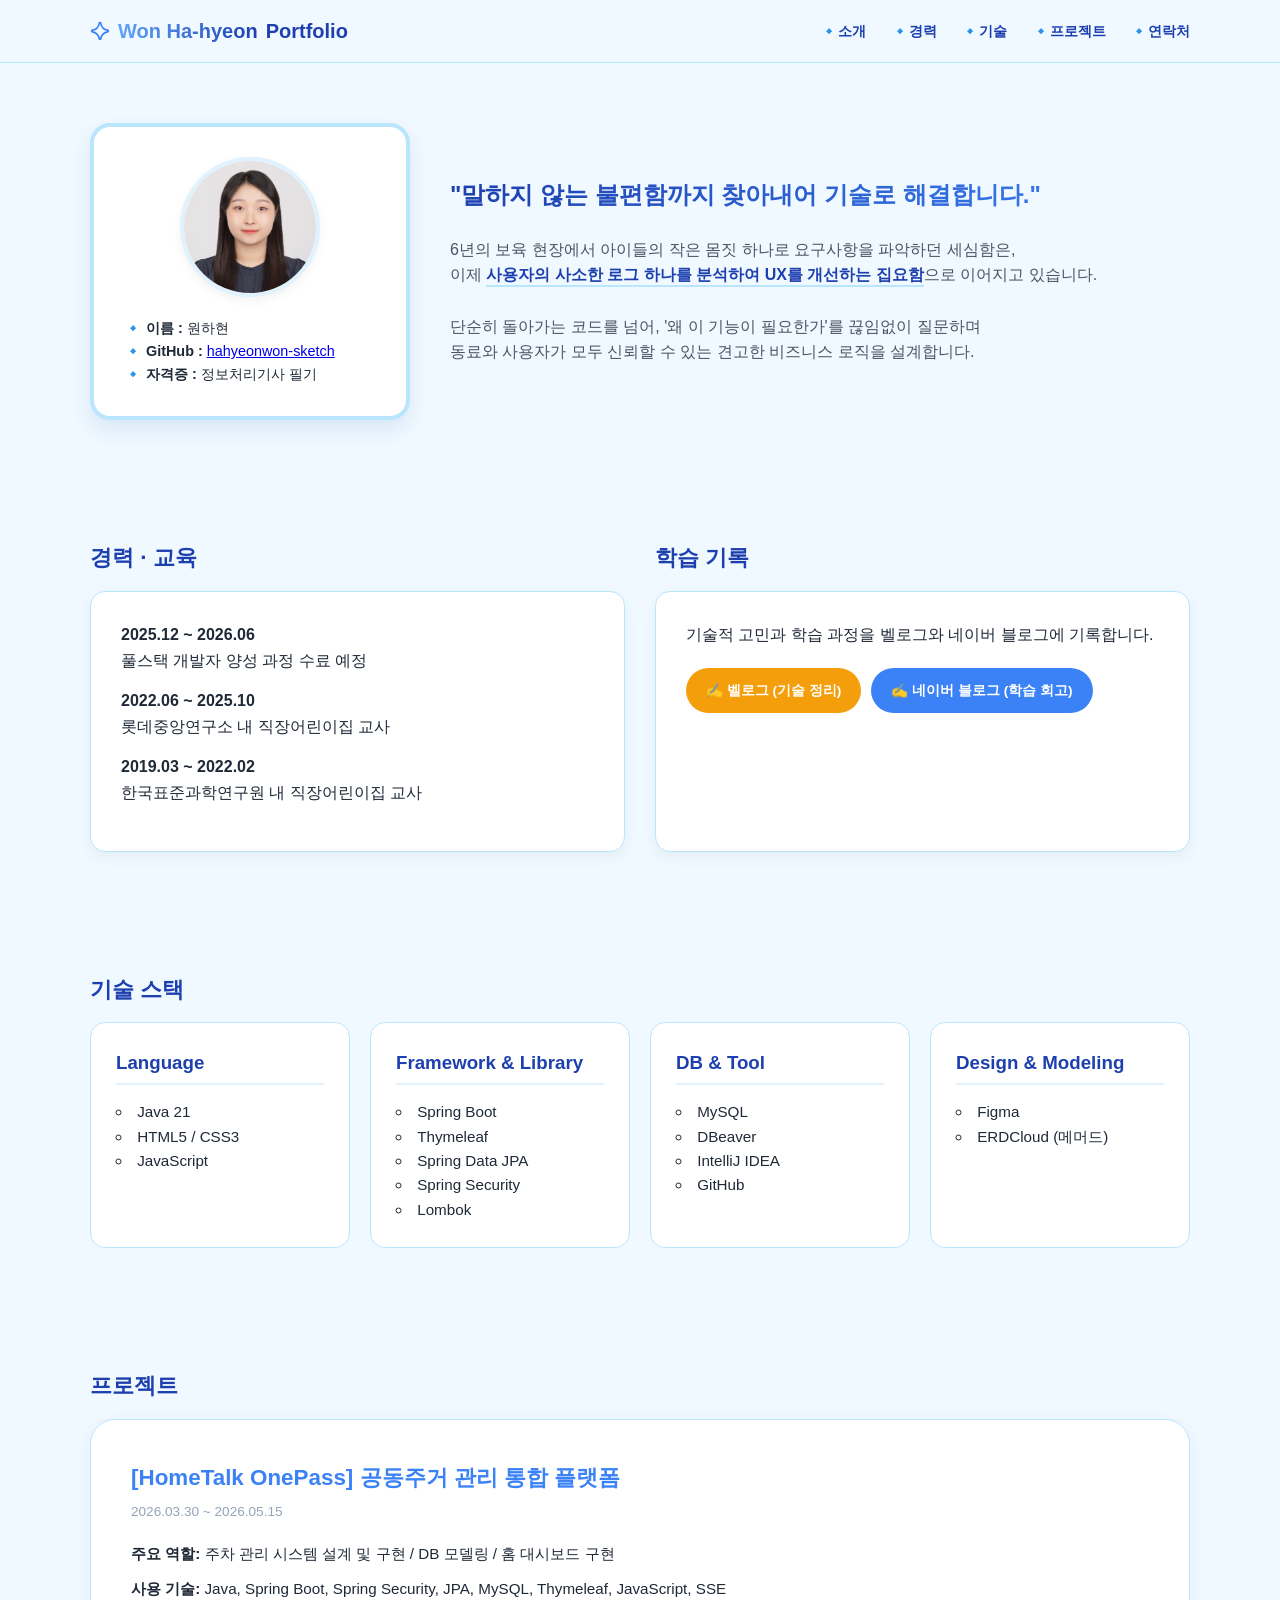
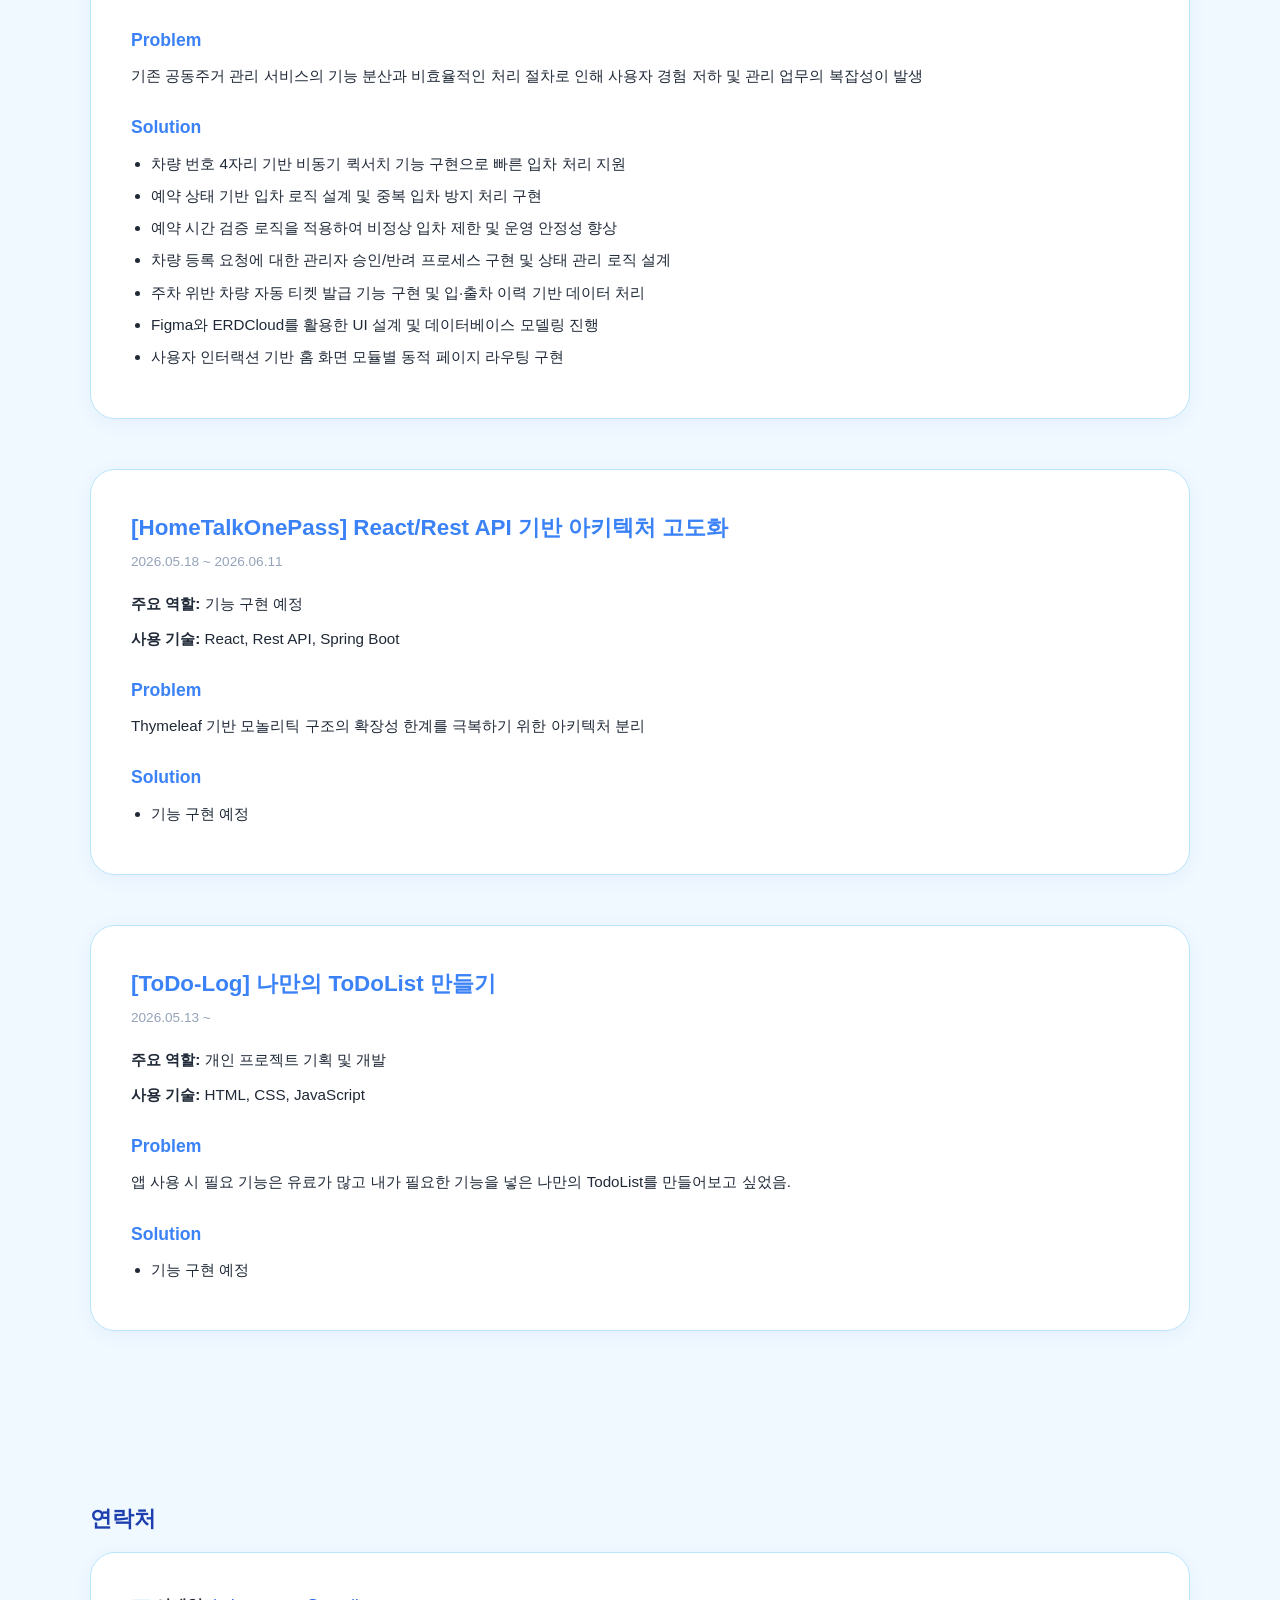
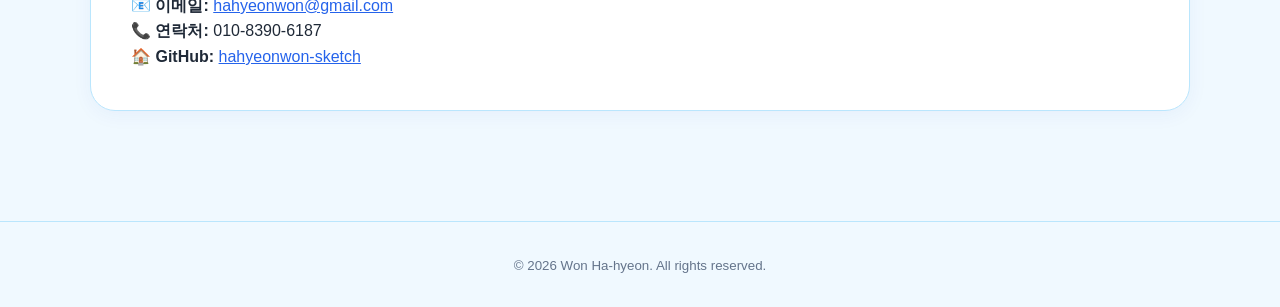
<file: index.html>
<!DOCTYPE html>
<html lang="ko">
<head>
  <meta charset="UTF-8" />
  <meta name="viewport" content="width=device-width, initial-scale=1.0" />
  <title>원하현의 포트폴리오입니다.</title>
  <link rel="stylesheet" href="profile.css" />
</head>
<body>

<header class="site-header">
  <div class="container header-content">
    <h1 class="logo">
      <span class="logo-icon">
        <svg xmlns="http://www.w3.org/2000/svg" width="20" height="20" viewBox="0 0 24 24" fill="none" stroke="currentColor" stroke-width="2" stroke-linecap="round" stroke-linejoin="round" class="lucide-astroid">
          <path d="M12.983 21.186a1 1 0 0 1-1.966 0 10 10 0 0 0-8.203-8.203 1 1 0 0 1 0-1.966 10 10 0 0 0 8.203-8.203 1 1 0 0 1 1.966 0 10 10 0 0 0 8.203 8.203 1 1 0 0 1 0 1.966 10 10 0 0 0-8.203 8.203"/>
        </svg>
      </span>
      <span class="name-gradient">Won Ha-hyeon</span> Portfolio
    </h1>
    <nav class="nav">
      <a href="#about">🔹소개</a>
      <a href="#career">🔹경력</a>
      <a href="#skills">🔹기술</a>
      <a href="#projects">🔹프로젝트</a>
      <a href="#contact">🔹연락처</a>
    </nav>
  </div>
</header>

<main>
  <!-- 소개 -->
  <section id="about" class="section hero">
    <div class="container hero-grid">
      <div class="profile-card">
        <div class="avatar">
          <img src="hahyeon.jpeg" alt="프로필 사진" />
        </div>
        <ul>
          <li><strong>🔹 이름 :</strong> 원하현</li>
          <li><strong>🔹 GitHub :</strong> <a href="https://github.com/hahyeonwon-sketch" target="_blank">hahyeonwon-sketch</a></li>
          <li><strong>🔹 자격증 :</strong> 정보처리기사 필기</li>
        </ul>
      </div>
      <div class="hero-text">
        <h2>"말하지 않는 불편함까지 찾아내어 기술로 해결합니다."</h2>
        <p>
          6년의 보육 현장에서 아이들의 작은 몸짓 하나로 요구사항을 파악하던 세심함은,<br>
          이제 <strong>사용자의 사소한 로그 하나를 분석하여 UX를 개선하는 집요함</strong>으로 이어지고 있습니다.<br><br>
        </p>
        <p>
          단순히 돌아가는 코드를 넘어, '왜 이 기능이 필요한가'를 끊임없이 질문하며<br>
          동료와 사용자가 모두 신뢰할 수 있는 견고한 비즈니스 로직을 설계합니다.
        </p>
      </div>
    </div>
  </section>

  <!-- 경력 + 학습 기록 -->
  <section id="career" class="section career-blog-wrapper">
    <div class="container career-blog-grid">
      <div class="column">
        <h2 class="box-title">경력 · 교육</h2>
        <div class="career-box">
          <ul>
            <li><strong>2025.12 ~ 2026.06</strong><br />풀스택 개발자 양성 과정 수료 예정</li>
            <li><strong>2022.06 ~ 2025.10</strong><br />롯데중앙연구소 내 직장어린이집 교사</li>
            <li><strong>2019.03 ~ 2022.02</strong><br />한국표준과학연구원 내 직장어린이집 교사</li>
          </ul>
        </div>
      </div>

      <div class="column">
        <h2 class="box-title">학습 기록</h2>
        <div class="blog-box">
          <p>기술적 고민과 학습 과정을 벨로그와 네이버 블로그에 기록합니다.</p>
          <div class="btn-group">
            <a class="btn orange-btn" href="https://velog.io/@hahyeonwon" target="_blank">✍ 벨로그 (기술 정리)</a>
            <a class="btn blue-btn" href="https://blog.naver.com/hahyeonwon" target="_blank">✍ 네이버 블로그 (학습 회고)</a>
          </div>
        </div>
      </div>
    </div>
  </section>

  <!-- 기술 스택 -->
  <section id="skills" class="section">
    <div class="container">
      <h2 class="box-title">기술 스택</h2>
      <div class="skills-grid"></div>
    </div>
  </section>

  <!-- 프로젝트 -->
  <section id="projects" class="section">
    <div class="container">
      <h2 class="box-title">프로젝트</h2>

      <!-- 프로젝트 1 -->
      <div class="project-card">
        <h3>[HomeTalk OnePass] 공동주거 관리 통합 플랫폼</h3>
        <p class="project-date">2026.03.30 ~ 2026.05.15</p>
        <div class="project-info">
          <p><strong>주요 역할:</strong> 주차 관리 시스템 설계 및 구현 / DB 모델링 / 홈 대시보드 구현</p>
          <p><strong>사용 기술:</strong> Java, Spring Boot, Spring Security, JPA, MySQL, Thymeleaf, JavaScript, SSE</p>
          <h4 class="sub-title">Problem</h4>
          <p>기존 공동주거 관리 서비스의 기능 분산과 비효율적인 처리 절차로 인해 사용자 경험 저하 및 관리 업무의 복잡성이 발생</p>
          <h4 class="sub-title">Solution</h4>
          <ul>
            <li>차량 번호 4자리 기반 비동기 퀵서치 기능 구현으로 빠른 입차 처리 지원</li>
            <li>예약 상태 기반 입차 로직 설계 및 중복 입차 방지 처리 구현</li>
            <li>예약 시간 검증 로직을 적용하여 비정상 입차 제한 및 운영 안정성 향상</li>
            <li>차량 등록 요청에 대한 관리자 승인/반려 프로세스 구현 및 상태 관리 로직 설계</li>
            <li>주차 위반 차량 자동 티켓 발급 기능 구현 및 입·출차 이력 기반 데이터 처리</li>
            <li>Figma와 ERDCloud를 활용한 UI 설계 및 데이터베이스 모델링 진행</li>
            <li>사용자 인터랙션 기반 홈 화면 모듈별 동적 페이지 라우팅 구현</li>
          </ul>
        </div>
      </div>

      <!-- 프로젝트 2 -->
      <div class="project-card">
        <h3>[HomeTalkOnePass] React/Rest API 기반 아키텍처 고도화</h3>
        <p class="project-date">2026.05.18 ~ 2026.06.11</p>
        <div class="project-info">
          <p><strong>주요 역할:</strong> 기능 구현 예정</p>
          <p><strong>사용 기술:</strong> React, Rest API, Spring Boot</p>
          <h4 class="sub-title">Problem</h4>
          <p>Thymeleaf 기반 모놀리틱 구조의 확장성 한계를 극복하기 위한 아키텍처 분리</p>
          <h4 class="sub-title">Solution</h4>
          <ul>
            <li>기능 구현 예정</li>
          </ul>
        </div>
      </div>

      <!-- 프로젝트 3 -->
      <div class="project-card">
        <h3>[ToDo-Log] 나만의 ToDoList 만들기</h3>
        <p class="project-date">2026.05.13 ~ </p>
        <div class="project-info">
          <p><strong>주요 역할:</strong> 개인 프로젝트 기획 및 개발</p>
          <p><strong>사용 기술:</strong> HTML, CSS, JavaScript</p>
          <h4 class="sub-title">Problem</h4>
          <p>앱 사용 시 필요 기능은 유료가 많고 내가 필요한 기능을 넣은 나만의 TodoList를 만들어보고 싶었음.</p>
          <h4 class="sub-title">Solution</h4>
          <ul>
            <li>기능 구현 예정</li>
          </ul>
        </div>
      </div>
    </div>
  </section>

  <!-- 연락처 -->
  <section id="contact" class="section">
    <div class="container">
      <h2 class="box-title">연락처</h2>
      <div class="contact-details">
        <p>📧 <strong>이메일:</strong> <a href="mailto:hahyeonwon@gmail.com">hahyeonwon@gmail.com</a></p>
        <p>📞 <strong>연락처:</strong> 010-8390-6187</p>
        <p>🏠 <strong>GitHub:</strong> <a href="https://github.com/hahyeonwon-sketch/My-Portfolio" target="_blank">hahyeonwon-sketch</a></p>
      </div>
    </div>
  </section>
</main>

<footer class="site-footer">
  <div class="container">
    <small>© 2026 Won Ha-hyeon. All rights reserved.</small>
  </div>
</footer>

<script src="profile.js"></script>
</body>
</html>
</file>
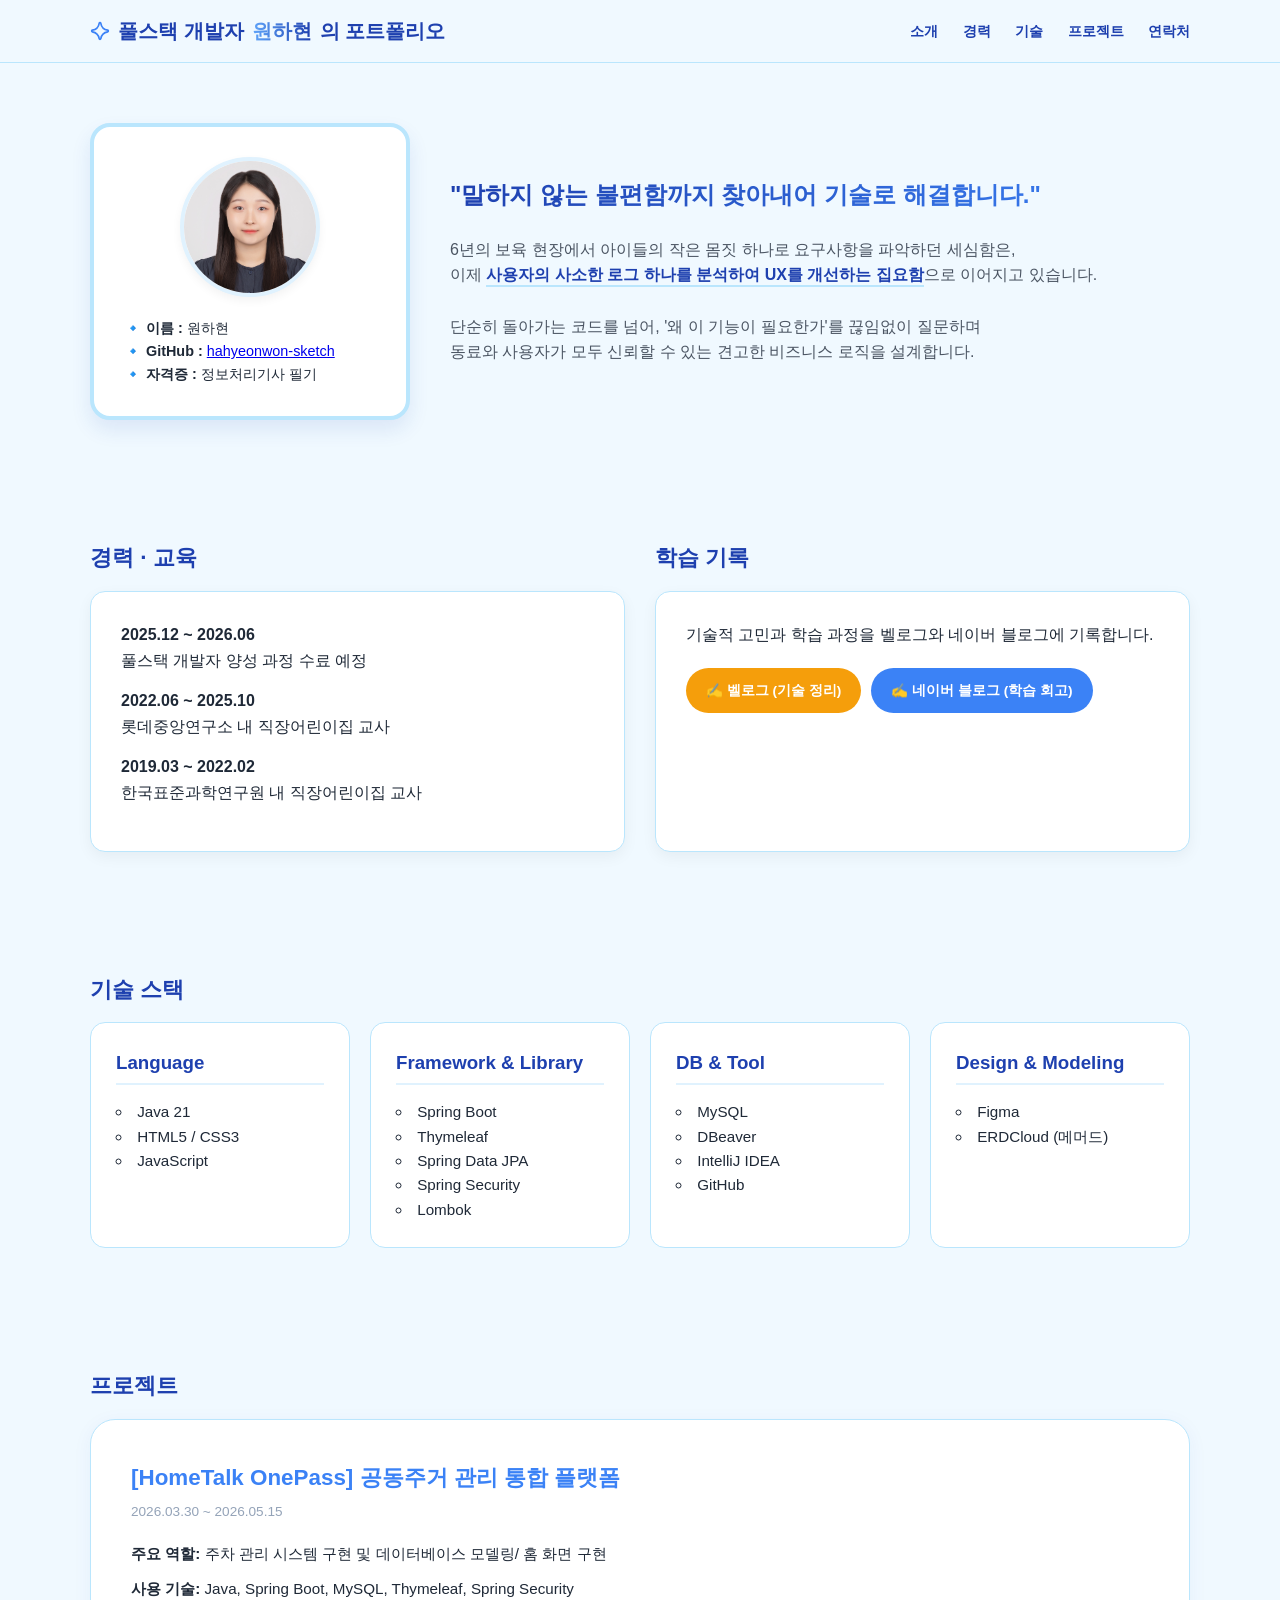
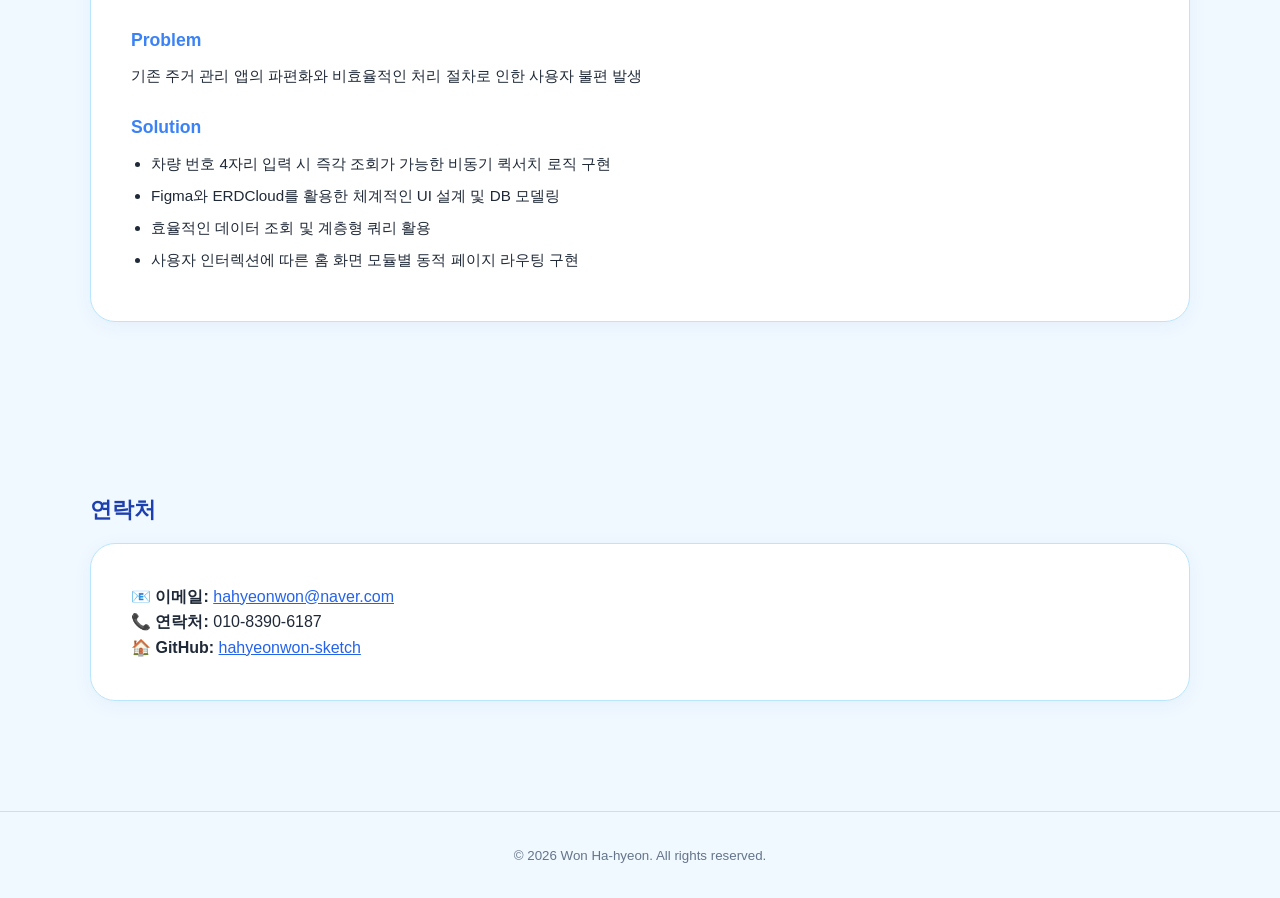
<file: profile.html>
<!DOCTYPE html>
<html lang="ko">
<head>
  <meta charset="UTF-8" />
  <meta name="viewport" content="width=device-width, initial-scale=1.0" />
  <title>풀스택 개발자 원하현의 포트폴리오</title>
  <link rel="stylesheet" href="profile.css" />
</head>
<body>

<header class="site-header">
  <div class="container header-content">
    <h1 class="logo">
      <span class="logo-icon">
        <svg xmlns="http://www.w3.org/2000/svg" width="20" height="20" viewBox="0 0 24 24" fill="none" stroke="currentColor" stroke-width="2" stroke-linecap="round" stroke-linejoin="round" class="lucide-astroid">
          <path d="M12.983 21.186a1 1 0 0 1-1.966 0 10 10 0 0 0-8.203-8.203 1 1 0 0 1 0-1.966 10 10 0 0 0 8.203-8.203 1 1 0 0 1 1.966 0 10 10 0 0 0 8.203 8.203 1 1 0 0 1 0 1.966 10 10 0 0 0-8.203 8.203"/>
        </svg>
      </span>
      풀스택 개발자 <span class="name-gradient">원하현</span>의 포트폴리오
    </h1>
    <nav class="nav">
      <a href="#about">소개</a>
      <a href="#career">경력</a>
      <a href="#skills">기술</a>
      <a href="#projects">프로젝트</a>
      <a href="#contact">연락처</a>
    </nav>
  </div>
</header>

  <main>
    <!-- 소개 -->
    <section id="about" class="section hero">
      <div class="container hero-grid">
        <div class="profile-card">
          <div class="avatar">
            <img src="hahyeon.jpeg" alt="프로필 사진" />
          </div>
          <ul>
            <li><strong>🔹 이름 :</strong> 원하현</li>
            <li><strong>🔹 GitHub :</strong> <a href="https://github.com/hahyeonwon-sketch" target="_blank">hahyeonwon-sketch</a></li>
            <li><strong>🔹 자격증 :</strong> 정보처리기사 필기</li>
          </ul>
        </div>
        <div class="hero-text">
            <h2>"말하지 않는 불편함까지 찾아내어 기술로 해결합니다."</h2>
            <p>
                6년의 보육 현장에서 아이들의 작은 몸짓 하나로 요구사항을 파악하던 세심함은,<br>
                이제 <strong>사용자의 사소한 로그 하나를 분석하여 UX를 개선하는 집요함</strong>으로 이어지고 있습니다.<br><br>
            </p>
            <p>
                단순히 돌아가는 코드를 넘어, '왜 이 기능이 필요한가'를 끊임없이 질문하며<br>
                동료와 사용자가 모두 신뢰할 수 있는 견고한 비즈니스 로직을 설계합니다.
            </p>
        </div>
      </div>
    </section>

    <!-- 경력 + 블로그 (카드 높이 맞춤 적용) -->
    <section id="career" class="section career-blog-wrapper">
      <div class="container career-blog-grid">
        <div class="column">
          <h2 class="box-title">경력 · 교육</h2>
          <div class="career-box">
            <ul>
              <li><strong>2025.12 ~ 2026.06</strong><br />풀스택 개발자 양성 과정 수료 예정</li>
              <li><strong>2022.06 ~ 2025.10</strong><br />롯데중앙연구소 내 직장어린이집 교사</li>
              <li><strong>2019.03 ~ 2022.02</strong><br />한국표준과학연구원 내 직장어린이집 교사</li>
            </ul>
          </div>
        </div>

        <div class="column">
          <h2 class="box-title">학습 기록</h2>
          <div class="blog-box">
            <p>기술적 고민과 학습 과정을 벨로그와 네이버 블로그에 기록합니다.</p>
            <div class="btn-group">
              <a class="btn orange-btn" href="https://velog.io/@hahyeonwon" target="_blank">✍ 벨로그 (기술 정리)</a>
              <a class="btn blue-btn" href="https://blog.naver.com/hahyeonwon" target="_blank">✍ 네이버 블로그 (학습 회고)</a>
            </div>
          </div>
        </div>
      </div>
    </section>

    <!-- 기술 스택 -->
    <section id="skills" class="section">
      <div class="container">
        <h2 class="box-title">기술 스택</h2>
        <div class="skills-grid"></div>
      </div>
    </section>

    <!-- 프로젝트 -->
    <section id="projects" class="section">
      <div class="container">
        <h2 class="box-title">프로젝트</h2>
        <div class="project-card">
          <h3>[HomeTalk OnePass] 공동주거 관리 통합 플랫폼</h3>
          <p class="project-date">2026.03.30 ~ 2026.05.15</p>
          <div class="project-info">
            <p><strong>주요 역할:</strong> 주차 관리 시스템 구현 및 데이터베이스 모델링/ 홈 화면 구현</p>
            <p><strong>사용 기술:</strong> Java, Spring Boot, MySQL, Thymeleaf, Spring Security</p>
            
            <h4 class="sub-title">Problem</h4>
            <p>기존 주거 관리 앱의 파편화와 비효율적인 처리 절차로 인한 사용자 불편 발생</p>
            
            <h4 class="sub-title">Solution</h4>
            <ul>
              <li>차량 번호 4자리 입력 시 즉각 조회가 가능한 비동기 퀵서치 로직 구현</li>
              <li>Figma와 ERDCloud를 활용한 체계적인 UI 설계 및 DB 모델링</li>
              <li>효율적인 데이터 조회 및 계층형 쿼리 활용</li>
              <li>사용자 인터렉션에 따른 홈 화면 모듈별 동적 페이지 라우팅 구현</li>
            </ul>
          </div>
        </div>
      </div>
    </section>
    
    <!-- 연락처 -->
    <section id="contact" class="section">
        <div class="container">
            <h2 class="box-title">연락처</h2>
            <div class="contact-details">
                <p>📧 <strong>이메일:</strong> <a href="mailto:hahyeonwon@naver.com">hahyeonwon@naver.com</a></p>
                <p>📞 <strong>연락처:</strong> 010-8390-6187</p>
                <p>🏠 <strong>GitHub:</strong> <a href="https://github.com/hahyeonwon-sketch/My-Portfolio" target="_blank">hahyeonwon-sketch</a></p>
            </div>
        </div>
    </section>
  </main>

  <footer class="site-footer">
    <div class="container">
      <small>© 2026 Won Ha-hyeon. All rights reserved.</small>
    </div>
  </footer>

  <script src="profile.js"></script>
</body>
</html>
</file>
<file: profile.css>
:root {
    --primary: #1e40af;
    --accent: #3b82f6;
    --bg: #f0f9ff;
    --text: #1f2937;
    --border: #bae6fd;
}

* { box-sizing: border-box; margin: 0; padding: 0; }
body { font-family: 'Segoe UI', sans-serif; background: var(--bg); color: var(--text); line-height: 1.6; }
.container { width: min(1100px, 100% - 2rem); margin: 0 auto; }
.section { padding: 60px 0; }

/* Header */
.site-header { position: sticky; top: 0; background: rgba(240, 249, 255, 0.95); backdrop-filter: blur(5px); z-index: 100; border-bottom: 1px solid var(--border); padding: 15px 0; }
.site-header .container { display: flex; justify-content: space-between; align-items: center; }
.logo {
    display: flex;
    align-items: center;
    gap: 8px; /* 아이콘과 텍스트 간격 최적화 */
    font-size: 1.25rem;
    font-weight: 800;
    color: #1e40af; /* 기본 텍스트 색상 */
}
/* 별 모양 아이콘 크기 축소 */
.logo-icon svg {
    width: 20px; 
    height: 20px;
    color: #3b82f6; /* 아이콘 포인트 컬러 */
    display: block;
}

/* '이름 그라데이션 효과 */
.name-gradient {
    background: linear-gradient(90deg, #60a5fa 0%, #1e40af 100%);
    -webkit-background-clip: text;
    -webkit-text-fill-color: transparent;
    background-clip: text;
    display: inline-block;
}
.nav a { margin-left: 20px; text-decoration: none; color: var(--primary); font-weight: 600; font-size: 0.9rem; }

/* Hero */
.hero-grid { display: grid; grid-template-columns: 320px 1fr; gap: 40px; align-items: center; }
.profile-card { background: white; padding: 30px; border-radius: 20px; box-shadow: 0 10px 20px rgba(30, 64, 175, 0.1); border: 4px solid var(--border); }
.avatar {
    width: 140px;  /* 기존 120px에서 140px로 크기 확대 */
    height: 140px; /* 가로 세로를 동일하게 맞춰 완벽한 원형 유지 */
    border-radius: 50%;
    overflow: hidden;
    margin: 0 auto 20px;
    border: 4px solid #e0f2fe; /* 프레임이 커진 만큼 테두리 두께도 살짝 조절 */
    background-color: #fff;
    box-shadow: 0 4px 10px rgba(0, 0, 0, 0.05);
}
.avatar img {
    width: 100%;
    height: 100%;
    object-fit: cover; 
    object-position: center 10%; 
    transition: transform 0.3s ease;
}
.avatar img:hover {
    /* 마우스를 올렸을 때 살짝 확대되는 효과로 생동감 부여 */
    transform: scale(1.05);
}

.profile-card ul { list-style: none; font-size: 0.9rem; }
.hero-text h2 {
    line-height: 1.4;
    margin-bottom: 25px;
    /* 강조하고 싶은 문구에 포인트 컬러 */
    background: linear-gradient(to right, #1e40af, #3b82f6);
    -webkit-background-clip: text;
    -webkit-text-fill-color: transparent;
    font-weight: 800;
}

.hero-text p {
    color: #4b5563; /* 본문은 약간 부드러운 회색으로 조절 */
    word-break: keep-all; /* 한글 단어가 잘리지 않게 설정 */
}

.hero-text strong {
    color: #1e40af;
    border-bottom: 2px solid #bae6fd; /* 키워드 아래에 얇은 강조선 */
    padding-bottom: 2px;
}

/* Career & Blog - 높이 맞춤 핵심 */
.career-blog-grid { display: grid; grid-template-columns: 1fr 1fr; gap: 30px; align-items: stretch; }
.column { display: flex; flex-direction: column; }
.box-title { color: var(--primary); margin-bottom: 15px; font-size: 1.4rem; }
.career-box, .blog-box { background: white; padding: 30px; border-radius: 15px; border: 1px solid var(--border); flex: 1; box-shadow: 0 5px 15px rgba(0,0,0,0.05); }
.career-box ul { list-style: none; }
.career-box li { margin-bottom: 15px; }

/* Buttons */
.btn-group { display: flex; gap: 10px; margin-top: 20px; }
.btn { padding: 12px 20px; border-radius: 25px; color: white; text-decoration: none; font-weight: 600; font-size: 0.85rem; text-align: center; }
.blue-btn { background: #3b82f6; }
.orange-btn { background: #f59e0b; }

/* Skills Grid */
.skills-grid { display: grid; grid-template-columns: repeat(auto-fit, minmax(220px, 1fr)); gap: 20px; }
.skill-card { background: white; padding: 25px; border-radius: 15px; border: 1px solid var(--border); }
.skill-card h3 { color: var(--primary); margin-bottom: 15px; border-bottom: 2px solid #e0f2fe; padding-bottom: 5px; }
.skill-card ul { list-style: inside circle; font-size: 0.95rem; }

/* Project Card */
.project-card {
    background: #ffffff;
    padding: 40px;
    border-radius: 25px; /* 이미지처럼 큰 둥근 모서리 */
    border: 1px solid #bae6fd;
    box-shadow: 0 4px 20px rgba(30, 64, 175, 0.05);
    margin-bottom: 50px;
}

.project-card h3 {
    color: #3b82f6;
    font-size: 1.4rem;
    margin-bottom: 5px;
}

.project-date {
    color: #94a3b8;
    font-size: 0.85rem;
    margin-bottom: 20px;
}

.project-info p {
    margin-bottom: 10px;
    font-size: 0.95rem;
}

.sub-title {
    color: #3b82f6; /* 파란색 강조 강조 */
    margin-top: 25px;
    margin-bottom: 10px;
    font-size: 1.1rem;
}

.project-info ul {
    padding-left: 20px;
    list-style-type: disc;
}

.project-info li {
    margin-bottom: 8px;
    font-size: 0.95rem;
}

/* 연락처 스타일 (중앙 정렬 및 이모지 간격) */
.contact-center {
    text-align: center;
    padding: 40px 0;
}

.contact-details {
    background: #ffffff;
    padding: 40px;
    border-radius: 25px; /* 이미지처럼 큰 둥근 모서리 */
    border: 1px solid #bae6fd;
    box-shadow: 0 4px 20px rgba(30, 64, 175, 0.05);
    margin-bottom: 50px;
}

.contact-details a {
    color: #2563eb;
    text-decoration: underline;
}

.site-footer { padding: 30px 0; text-align: center; border-top: 1px solid var(--border); color: #64748b; }



/* --- 모바일 반응형 설정 (화면 너비가 768px 이하일 때) --- */
@media (max-width: 768px) {
  /* 1. 헤더 메뉴 정리 - 여백 최소화 */
  .header-content {
    flex-direction: column; /* 로고와 메뉴를 세로로 */
    gap: 8px; /* 로고와 메뉴 사이 간격 살짝 줄임 */
    padding: 10px 5px !important; /* 위아래 10px, 좌우 5px로 여백 최소화 */
  }

  .nav {
    gap: 5px !important; /* 메뉴 사이 간격을 5px로 좁힘 (한 줄 정렬 핵심) */
    flex-wrap: nowrap !important; /* 절대 다음 줄로 넘어가지 않게 고정 */
    justify-content: center;
    width: 100%;
  }

  .nav a {
    font-size: 12px !important; /* 글자 크기를 12px로 줄여 공간 확보 */
    letter-spacing: -0.5px; /* 글자 사이 간격을 좁혀서 더 촘촘하게 */
    padding: 2px 0; /* 클릭 영역은 유지하되 위아래 여백 줄임 */
  }

  /* 2. 메인 히어로 섹션 (소개 부분) 정리 */
  .hero-grid {
    grid-template-columns: 1fr !important; 
    text-align: center;
    gap: 20px; /* 간격 살짝 조정 */
  }

  .profile-card {
    margin: 0 auto;
    width: 100%;
  }

  .hero-text h2 {
    font-size: 1.3rem !important; /* 폰에서 너무 크면 깨지므로 살짝 더 축소 */
    line-height: 1.4;
    word-break: keep-all; /* 단어가 어색하게 안 잘리게 함 */
  }

  /* 3. 경력/학습 기록 섹션 정리 */
  .career-blog-grid {
    grid-template-columns: 1fr !important;
    gap: 20px;
  }

  /* 4. 프로젝트 카드 정리 */
  .project-card {
    padding: 15px; /* 모바일에서는 여백을 조금 더 아낌 */
  }

  .project-card h3 {
    font-size: 1.1rem !important;
  }

  /* 5. 로고 폰트 크기 조정 */
  .logo {
    font-size: 1.1rem !important;
  }
}
</file>
